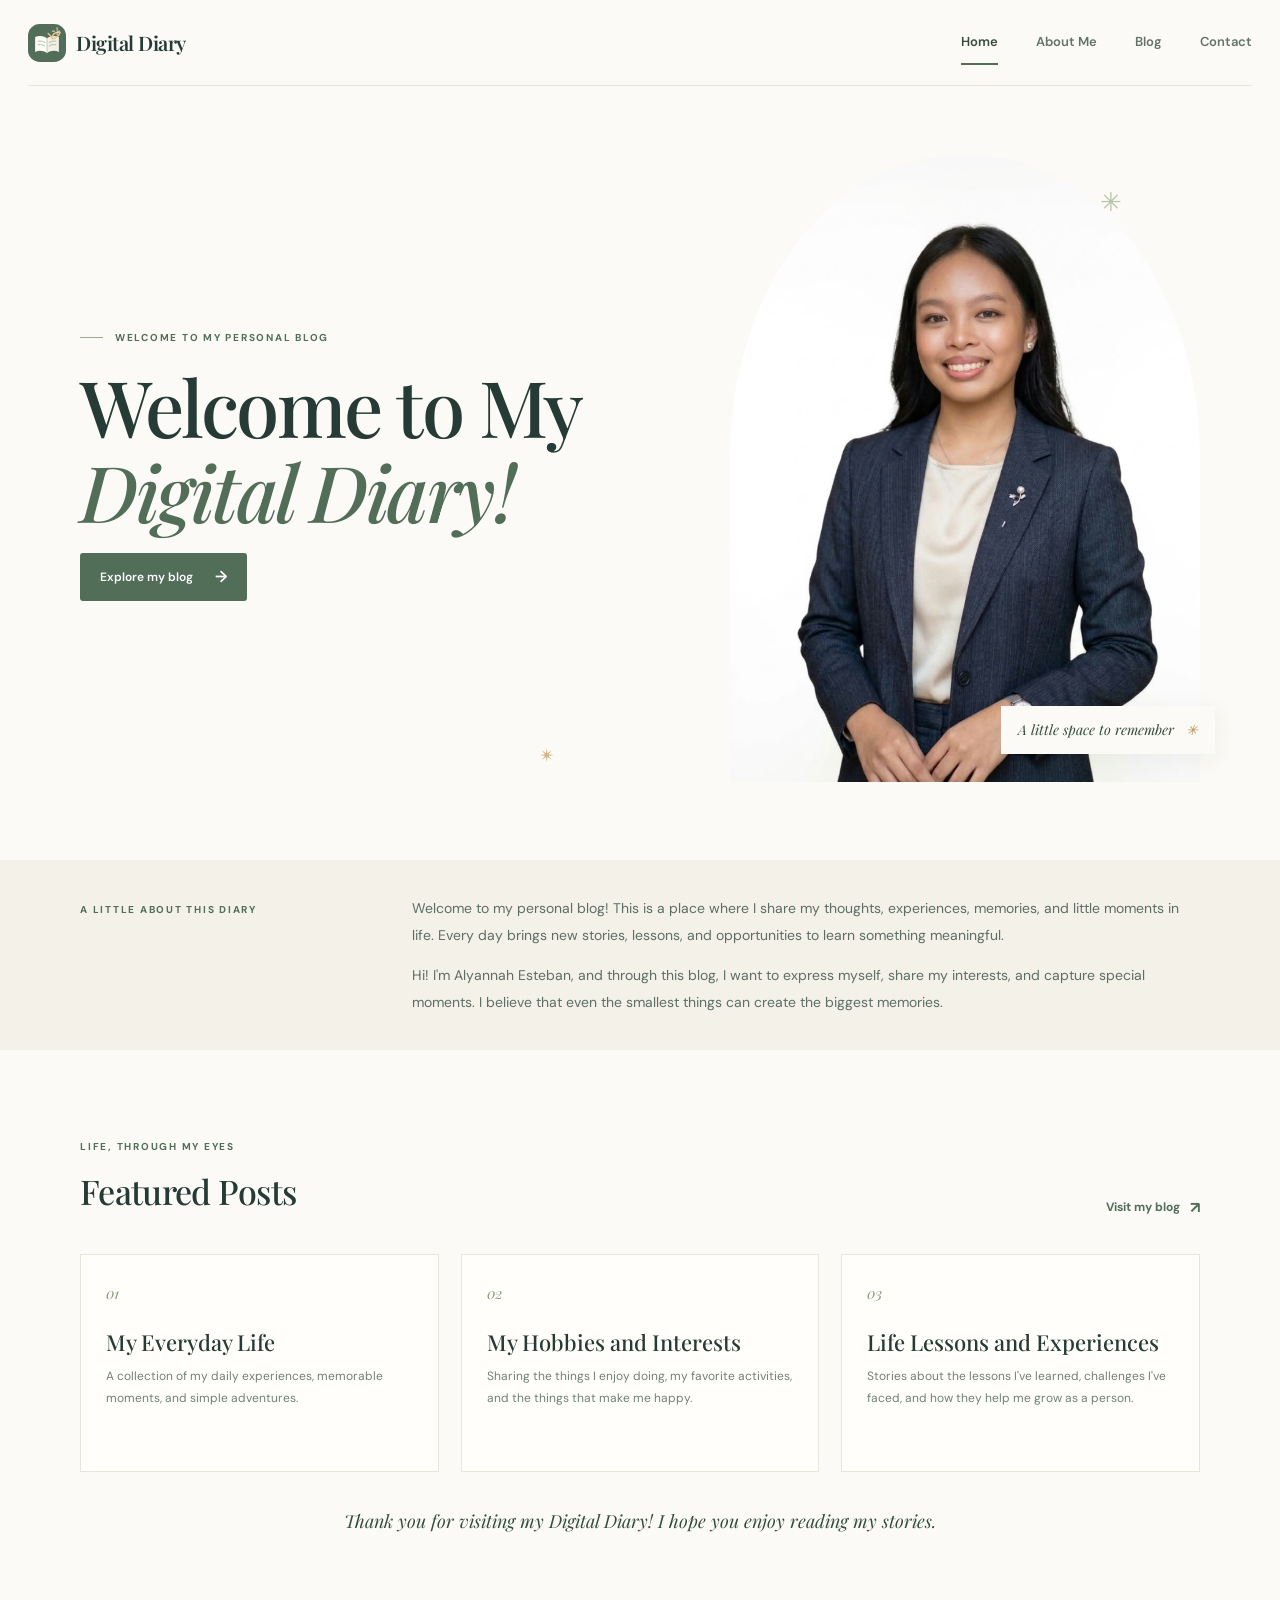
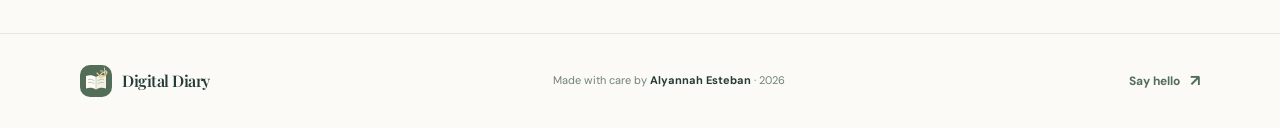
<file: index.html>
<!doctype html>
<html lang="en">
<head>
  <meta charset="utf-8">
  <meta name="viewport" content="width=device-width, initial-scale=1">
  <meta name="description" content="Welcome to Alyannah Esteban's Digital Diary, a place for everyday stories, interests, and life lessons.">
  <title>Digital Diary — Home</title>
  <link rel="preconnect" href="https://fonts.googleapis.com">
  <link rel="preconnect" href="https://fonts.gstatic.com" crossorigin>
  <link href="https://fonts.googleapis.com/css2?family=DM+Sans:wght@400;500;600;700&family=Playfair+Display:wght@500;600;700&display=swap" rel="stylesheet">
  <link rel="stylesheet" href="styles.css">
</head>
<body>
  <a class="skip-link" href="#main">Skip to content</a>
  <header class="site-header">
    <a class="brand" href="index.html" aria-label="Digital Diary home"><img class="brand-logo" src="images/digital-diary-logo.svg" alt=""> <span>Digital Diary</span></a>
    <nav class="site-nav" aria-label="Main navigation">
      <a class="active" href="index.html" aria-current="page">Home</a>
      <a href="about.html">About Me</a>
      <a href="blog.html">Blog</a>
      <a href="contact.html">Contact</a>
    </nav>
  </header>

  <main id="main">
    <section class="hero page-width">
      <div class="hero-copy">
        <p class="eyebrow"><span class="eyebrow-line"></span> WELCOME TO MY PERSONAL BLOG</p>
        <h1>Welcome to My<br><span>Digital Diary!</span></h1>
        <a class="button" href="blog.html">Explore my blog <span aria-hidden="true">→</span></a>
      </div>
      <div class="hero-art">
        <img src="images/home-photo.png" alt="Alyannah Esteban">
        <p class="art-caption">A little space to remember <span>✳</span></p>
      </div>
      <span class="hero-spark spark-one" aria-hidden="true">✳</span>
      <span class="hero-spark spark-two" aria-hidden="true">✴</span>
    </section>

    <section class="intro-band home-intro">
      <div class="page-width intro-inner">
        <p class="eyebrow">A LITTLE ABOUT THIS DIARY</p>
        <div class="home-intro-copy">
          <p>Welcome to my personal blog! This is a place where I share my thoughts, experiences, memories, and little moments in life. Every day brings new stories, lessons, and opportunities to learn something meaningful.</p>
          <p>Hi! I'm Alyannah Esteban, and through this blog, I want to express myself, share my interests, and capture special moments. I believe that even the smallest things can create the biggest memories.</p>
        </div>
      </div>
    </section>

    <section class="section page-width featured-section">
      <div class="section-heading">
        <div>
          <p class="eyebrow">LIFE, THROUGH MY EYES</p>
          <h2>Featured Posts</h2>
        </div>
        <a class="text-link" href="blog.html">Visit my blog <span aria-hidden="true">↗</span></a>
      </div>
      <div class="topic-grid">
        <article class="topic-card">
          <span class="topic-number" aria-hidden="true">01</span>
          <h3>My Everyday Life</h3>
          <p>A collection of my daily experiences, memorable moments, and simple adventures.</p>
        </article>
        <article class="topic-card">
          <span class="topic-number" aria-hidden="true">02</span>
          <h3>My Hobbies and Interests</h3>
          <p>Sharing the things I enjoy doing, my favorite activities, and the things that make me happy.</p>
        </article>
        <article class="topic-card">
          <span class="topic-number" aria-hidden="true">03</span>
          <h3>Life Lessons and Experiences</h3>
          <p>Stories about the lessons I've learned, challenges I've faced, and how they help me grow as a person.</p>
        </article>
      </div>
      <p class="home-thank-you">Thank you for visiting my Digital Diary! I hope you enjoy reading my stories.</p>
    </section>
  </main>

  <footer class="site-footer">
    <div class="page-width footer-inner">
      <a class="brand" href="index.html"><img class="brand-logo" src="images/digital-diary-logo.svg" alt=""> <span>Digital Diary</span></a>
      <p>Made with care by <strong>Alyannah Esteban</strong> · 2026</p>
      <a class="text-link" href="contact.html">Say hello <span aria-hidden="true">↗</span></a>
    </div>
  </footer>
</body>
</html>
</file>
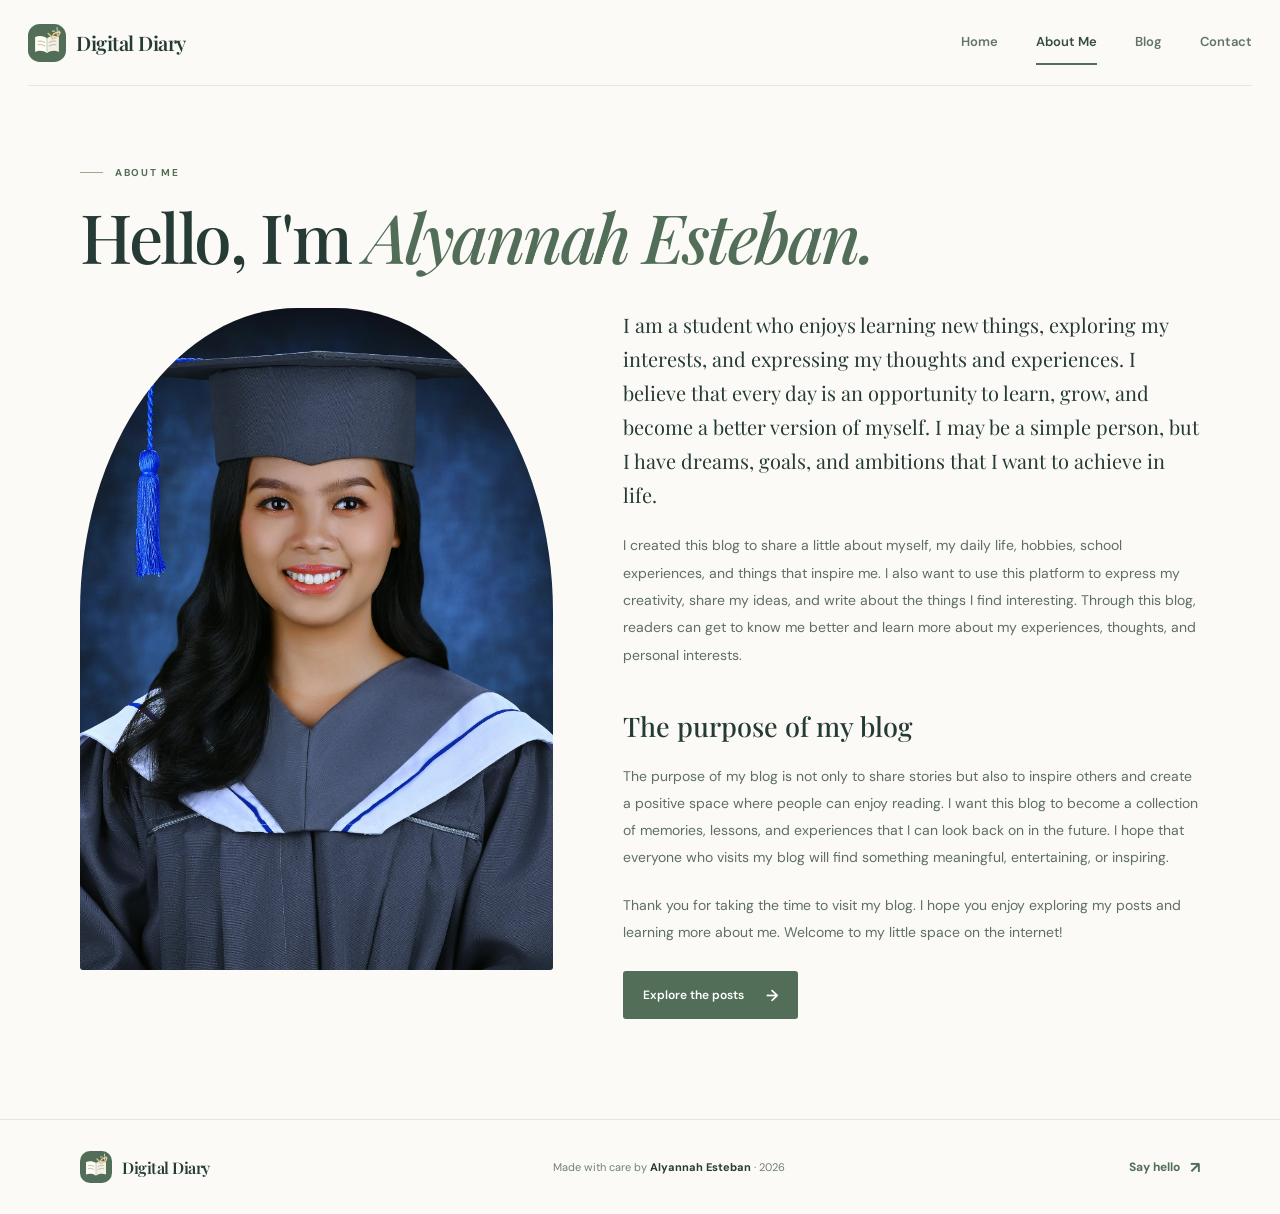
<file: about.html>
<!doctype html>
<html lang="en">
<head>
  <meta charset="utf-8">
  <meta name="viewport" content="width=device-width, initial-scale=1">
  <meta name="description" content="Meet Alyannah Esteban and learn why she created Digital Diary.">
  <title>Digital Diary — About Me</title>
  <link rel="preconnect" href="https://fonts.googleapis.com">
  <link rel="preconnect" href="https://fonts.gstatic.com" crossorigin>
  <link href="https://fonts.googleapis.com/css2?family=DM+Sans:wght@400;500;600;700&family=Playfair+Display:wght@500;600;700&display=swap" rel="stylesheet">
  <link rel="stylesheet" href="styles.css">
</head>
<body>
  <a class="skip-link" href="#main">Skip to content</a>
  <header class="site-header">
    <a class="brand" href="index.html" aria-label="Digital Diary home"><img class="brand-logo" src="images/digital-diary-logo.svg" alt=""> <span>Digital Diary</span></a>
    <nav class="site-nav" aria-label="Main navigation">
      <a href="index.html">Home</a>
      <a class="active" href="about.html" aria-current="page">About Me</a>
      <a href="blog.html">Blog</a>
      <a href="contact.html">Contact</a>
    </nav>
  </header>
  <main id="main" class="page-width interior-page">
    <p class="eyebrow"><span class="eyebrow-line"></span> ABOUT ME</p>
    <h1 class="page-title">Hello, I'm <span>Alyannah Esteban.</span></h1>
    <div class="about-layout">
      <div class="about-illustration"><img src="images/alyannah.png" alt="Photo of Alyannah Esteban"></div>
      <div class="prose">
        <p class="lead">I am a student who enjoys learning new things, exploring my interests, and expressing my thoughts and experiences. I believe that every day is an opportunity to learn, grow, and become a better version of myself. I may be a simple person, but I have dreams, goals, and ambitions that I want to achieve in life.</p>
        <p>I created this blog to share a little about myself, my daily life, hobbies, school experiences, and things that inspire me. I also want to use this platform to express my creativity, share my ideas, and write about the things I find interesting. Through this blog, readers can get to know me better and learn more about my experiences, thoughts, and personal interests.</p>
        <h2>The purpose of my blog</h2>
        <p>The purpose of my blog is not only to share stories but also to inspire others and create a positive space where people can enjoy reading. I want this blog to become a collection of memories, lessons, and experiences that I can look back on in the future. I hope that everyone who visits my blog will find something meaningful, entertaining, or inspiring.</p>
        <p>Thank you for taking the time to visit my blog. I hope you enjoy exploring my posts and learning more about me. Welcome to my little space on the internet!</p>
        <a class="button" href="blog.html">Explore the posts <span aria-hidden="true">→</span></a>
      </div>
    </div>
  </main>
  <footer class="site-footer">
    <div class="page-width footer-inner">
      <a class="brand" href="index.html"><img class="brand-logo" src="images/digital-diary-logo.svg" alt=""> <span>Digital Diary</span></a>
      <p>Made with care by <strong>Alyannah Esteban</strong> · 2026</p>
      <a class="text-link" href="contact.html">Say hello <span aria-hidden="true">↗</span></a>
    </div>
  </footer>
</body>
</html>
</file>
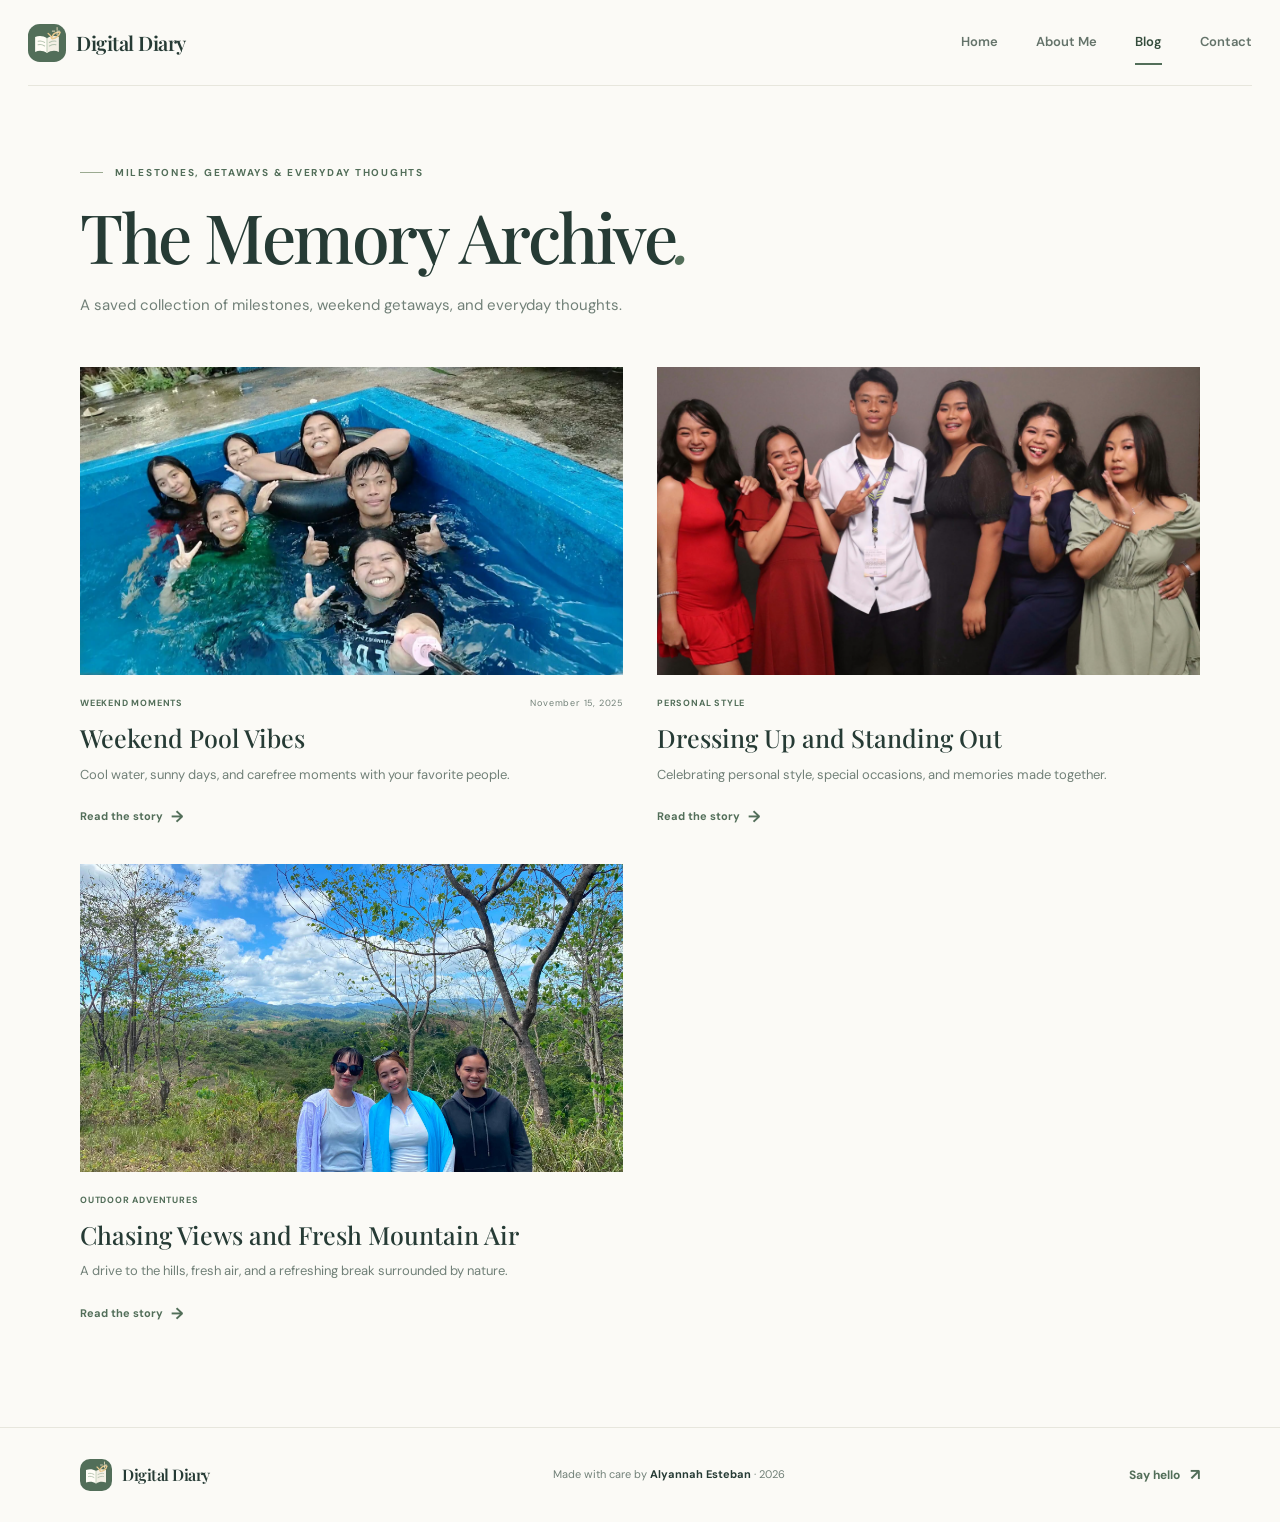
<file: blog.html>
<!doctype html>
<html lang="en">
<head>
  <meta charset="utf-8">
  <meta name="viewport" content="width=device-width, initial-scale=1">
  <meta name="description" content="Stories and reflections from Digital Diary.">
  <title>Digital Diary — Blog</title>
  <link rel="preconnect" href="https://fonts.googleapis.com">
  <link rel="preconnect" href="https://fonts.gstatic.com" crossorigin>
  <link href="https://fonts.googleapis.com/css2?family=DM+Sans:wght@400;500;600;700&family=Playfair+Display:wght@500;600;700&display=swap" rel="stylesheet">
  <link rel="stylesheet" href="styles.css">
</head>
<body>
  <a class="skip-link" href="#main">Skip to content</a>
  <header class="site-header">
    <a class="brand" href="index.html" aria-label="Digital Diary home"><img class="brand-logo" src="images/digital-diary-logo.svg" alt=""> <span>Digital Diary</span></a>
    <nav class="site-nav" aria-label="Main navigation">
      <a href="index.html">Home</a>
      <a href="about.html">About Me</a>
      <a class="active" href="blog.html" aria-current="page">Blog</a>
      <a href="contact.html">Contact</a>
    </nav>
  </header>
  <main id="main" class="page-width interior-page">
    <p class="eyebrow"><span class="eyebrow-line"></span> MILESTONES, GETAWAYS & EVERYDAY THOUGHTS</p>
    <h1 class="page-title">The Memory Archive<span class="title-period">.</span></h1>
    <p class="page-intro">A saved collection of milestones, weekend getaways, and everyday thoughts.</p>
    <div class="post-grid blog-grid">
      <article class="post-card">
        <a class="post-image" href="post-weekend-pool.html" aria-label="Read Weekend Pool Vibes">
          <img src="images/weekend-pool.png" alt="Friends enjoying a sunny day at the swimming pool">
        </a>
        <div class="post-meta"><span>WEEKEND MOMENTS</span><time datetime="2025-11-15">November 15, 2025</time></div>
        <h2><a href="post-weekend-pool.html">Weekend Pool Vibes</a></h2>
        <p>Cool water, sunny days, and carefree moments with your favorite people.</p>
        <a class="read-link" href="post-weekend-pool.html">Read the story <span aria-hidden="true">→</span></a>
      </article>
      <article class="post-card">
        <a class="post-image" href="post-dressing-up.html" aria-label="Read Dressing Up and Standing Out">
          <img src="images/dressing-up.png" alt="Friends dressed up for a special occasion">
        </a>
        <div class="post-meta"><span>PERSONAL STYLE</span></div>
        <h2><a href="post-dressing-up.html">Dressing Up and Standing Out</a></h2>
        <p>Celebrating personal style, special occasions, and memories made together.</p>
        <a class="read-link" href="post-dressing-up.html">Read the story <span aria-hidden="true">→</span></a>
      </article>
      <article class="post-card">
        <a class="post-image" href="post-mountain-views.html" aria-label="Read Chasing Views and Fresh Mountain Air">
          <img src="images/mountain-views.png" alt="A scenic mountain view surrounded by trees beneath a bright sky">
        </a>
        <div class="post-meta"><span>OUTDOOR ADVENTURES</span></div>
        <h2><a href="post-mountain-views.html">Chasing Views and Fresh Mountain Air</a></h2>
        <p>A drive to the hills, fresh air, and a refreshing break surrounded by nature.</p>
        <a class="read-link" href="post-mountain-views.html">Read the story <span aria-hidden="true">→</span></a>
      </article>
    </div>
  </main>
  <footer class="site-footer">
    <div class="page-width footer-inner">
      <a class="brand" href="index.html"><img class="brand-logo" src="images/digital-diary-logo.svg" alt=""> <span>Digital Diary</span></a>
      <p>Made with care by <strong>Alyannah Esteban</strong> · 2026</p>
      <a class="text-link" href="contact.html">Say hello <span aria-hidden="true">↗</span></a>
    </div>
  </footer>
</body>
</html>
</file>
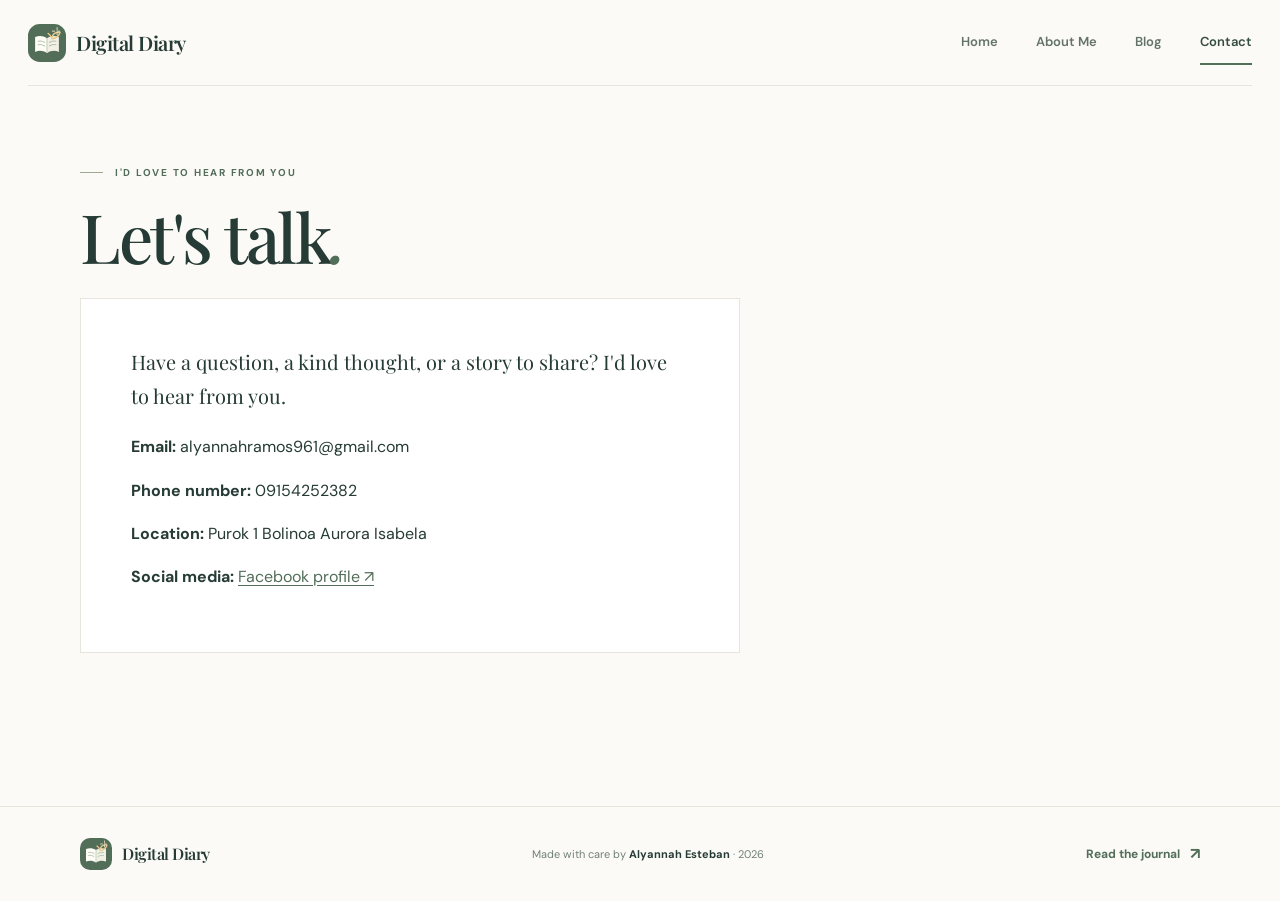
<file: contact.html>
<!doctype html>
<html lang="en">
<head>
  <meta charset="utf-8">
  <meta name="viewport" content="width=device-width, initial-scale=1">
  <meta name="description" content="Get in touch with the author of Digital Diary.">
  <title>Digital Diary — Contact</title>
  <link rel="preconnect" href="https://fonts.googleapis.com">
  <link rel="preconnect" href="https://fonts.gstatic.com" crossorigin>
  <link href="https://fonts.googleapis.com/css2?family=DM+Sans:wght@400;500;600;700&family=Playfair+Display:wght@500;600;700&display=swap" rel="stylesheet">
  <link rel="stylesheet" href="styles.css">
</head>
<body>
  <a class="skip-link" href="#main">Skip to content</a>
  <header class="site-header">
    <a class="brand" href="index.html" aria-label="Digital Diary home"><img class="brand-logo" src="images/digital-diary-logo.svg" alt=""> <span>Digital Diary</span></a>
    <nav class="site-nav" aria-label="Main navigation">
      <a href="index.html">Home</a>
      <a href="about.html">About Me</a>
      <a href="blog.html">Blog</a>
      <a class="active" href="contact.html" aria-current="page">Contact</a>
    </nav>
  </header>
  <main id="main" class="page-width interior-page contact-page">
    <p class="eyebrow"><span class="eyebrow-line"></span> I'D LOVE TO HEAR FROM YOU</p>
    <h1 class="page-title">Let's talk<span class="title-period">.</span></h1>
    <div class="contact-card">
      <p class="lead">Have a question, a kind thought, or a story to share? I'd love to hear from you.</p>
      <div class="contact-details">
        <p><strong>Email:</strong> <a href="mailto:alyannahramos961@gmail.com">alyannahramos961@gmail.com</a></p>
        <p><strong>Phone number:</strong> <a href="tel:+639154252382">09154252382</a></p>
        <p><strong>Location:</strong> Purok 1 Bolinoa Aurora Isabela</p>
        <p class="contact-note"><strong>Social media:</strong> <a href="https://www.facebook.com/share/1DGu2PfRyr/" target="_blank" rel="noopener noreferrer">Facebook profile <span aria-hidden="true">↗</span></a></p>
      </div>
    </div>
  </main>
  <footer class="site-footer">
    <div class="page-width footer-inner">
      <a class="brand" href="index.html"><img class="brand-logo" src="images/digital-diary-logo.svg" alt=""> <span>Digital Diary</span></a>
      <p>Made with care by <strong>Alyannah Esteban</strong> · 2026</p>
      <a class="text-link" href="blog.html">Read the journal <span aria-hidden="true">↗</span></a>
    </div>
  </footer>
</body>
</html>
</file>
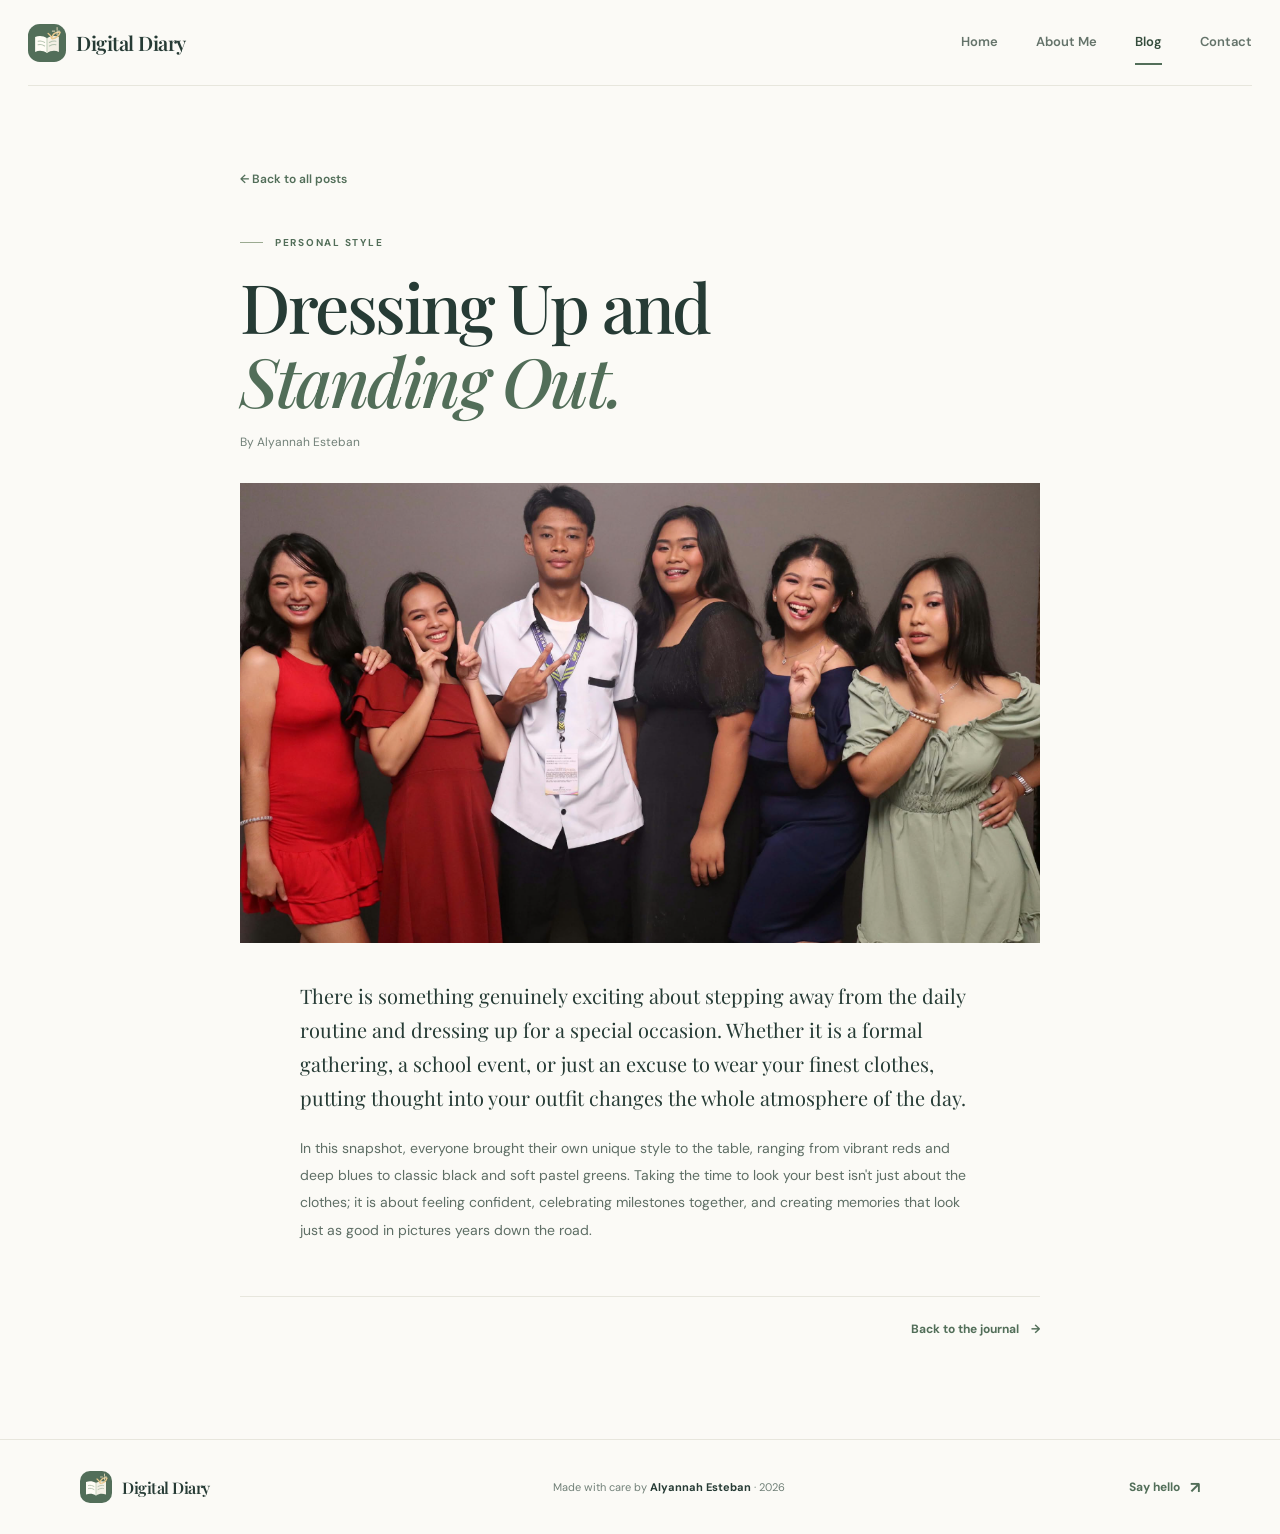
<file: post-dressing-up.html>
<!doctype html>
<html lang="en">
<head>
  <meta charset="utf-8">
  <meta name="viewport" content="width=device-width, initial-scale=1">
  <meta name="description" content="A celebration of personal style, special occasions, confidence, and memories made together.">
  <title>Dressing Up and Standing Out — Digital Diary</title>
  <link rel="preconnect" href="https://fonts.googleapis.com">
  <link rel="preconnect" href="https://fonts.gstatic.com" crossorigin>
  <link href="https://fonts.googleapis.com/css2?family=DM+Sans:wght@400;500;600;700&family=Playfair+Display:wght@500;600;700&display=swap" rel="stylesheet">
  <link rel="stylesheet" href="styles.css">
</head>
<body>
  <a class="skip-link" href="#main">Skip to content</a>
  <header class="site-header">
    <a class="brand" href="index.html" aria-label="Digital Diary home"><img class="brand-logo" src="images/digital-diary-logo.svg" alt=""> <span>Digital Diary</span></a>
    <nav class="site-nav" aria-label="Main navigation">
      <a href="index.html">Home</a>
      <a href="about.html">About Me</a>
      <a class="active" href="blog.html" aria-current="page">Blog</a>
      <a href="contact.html">Contact</a>
    </nav>
  </header>
  <main id="main" class="page-width interior-page article-page">
    <a class="back-link" href="blog.html">← Back to all posts</a>
    <article>
      <p class="eyebrow"><span class="eyebrow-line"></span> PERSONAL STYLE</p>
      <h1 class="article-title">Dressing Up and<br><span>Standing Out.</span></h1>
      <p class="article-byline">By Alyannah Esteban</p>
      <img class="article-image" src="images/dressing-up.png" alt="Friends dressed up for a special occasion">
      <div class="prose article-copy">
        <p class="lead">There is something genuinely exciting about stepping away from the daily routine and dressing up for a special occasion. Whether it is a formal gathering, a school event, or just an excuse to wear your finest clothes, putting thought into your outfit changes the whole atmosphere of the day.</p>
        <p>In this snapshot, everyone brought their own unique style to the table, ranging from vibrant reds and deep blues to classic black and soft pastel greens. Taking the time to look your best isn't just about the clothes; it is about feeling confident, celebrating milestones together, and creating memories that look just as good in pictures years down the road.</p>
      </div>
    </article>
    <a class="next-post" href="blog.html">Back to the journal <span aria-hidden="true">→</span></a>
  </main>
  <footer class="site-footer">
    <div class="page-width footer-inner">
      <a class="brand" href="index.html"><img class="brand-logo" src="images/digital-diary-logo.svg" alt=""> <span>Digital Diary</span></a>
      <p>Made with care by <strong>Alyannah Esteban</strong> · 2026</p>
      <a class="text-link" href="contact.html">Say hello <span aria-hidden="true">↗</span></a>
    </div>
  </footer>
</body>
</html>
</file>
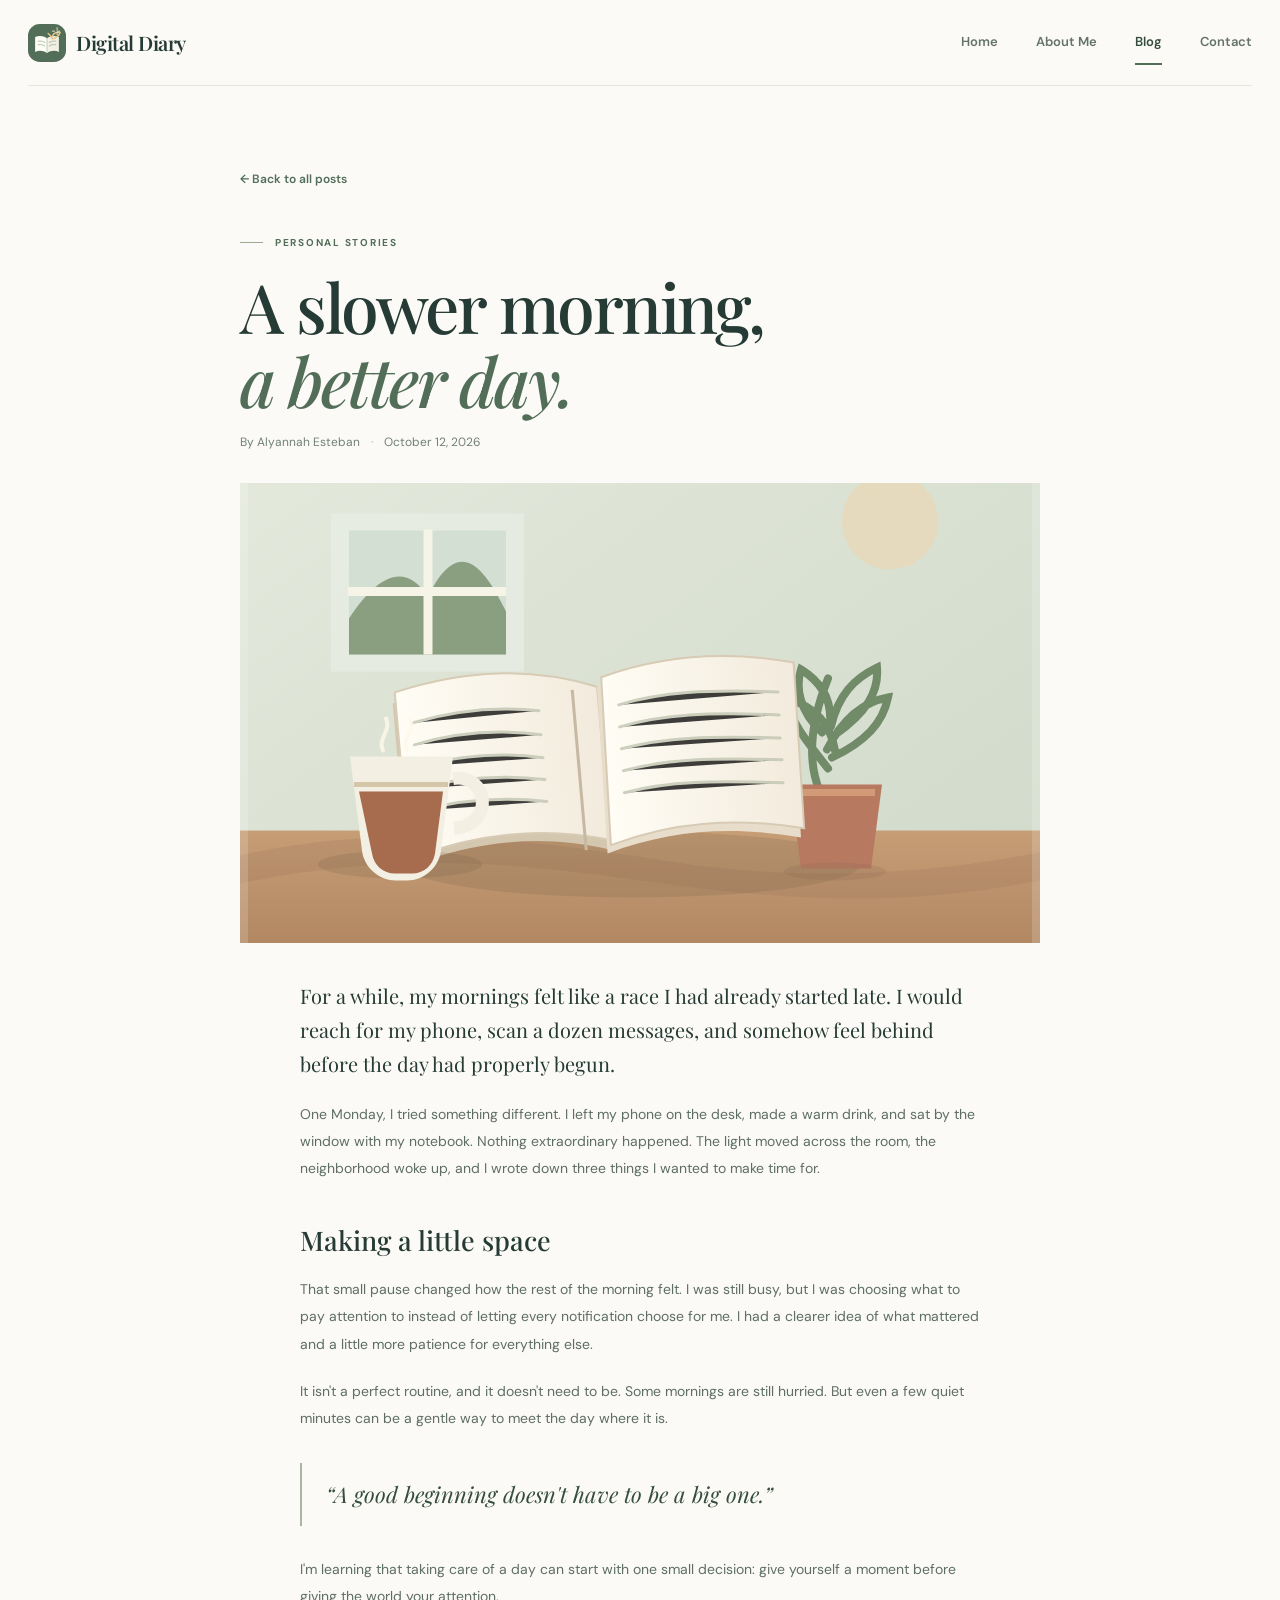
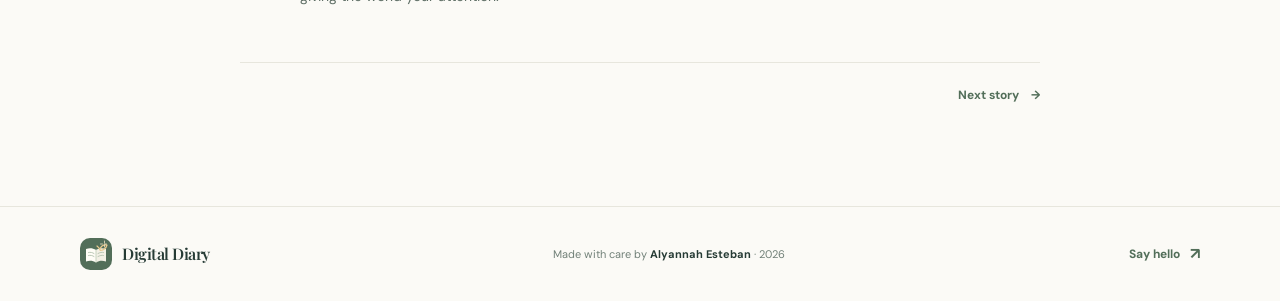
<file: post-first.html>
<!doctype html>
<html lang="en">
<head>
  <meta charset="utf-8">
  <meta name="viewport" content="width=device-width, initial-scale=1">
  <meta name="description" content="A reflection on slowing down and making space for a calmer morning.">
  <title>A slower morning, a better day — Digital Diary</title>
  <link rel="preconnect" href="https://fonts.googleapis.com">
  <link rel="preconnect" href="https://fonts.gstatic.com" crossorigin>
  <link href="https://fonts.googleapis.com/css2?family=DM+Sans:wght@400;500;600;700&family=Playfair+Display:wght@500;600;700&display=swap" rel="stylesheet">
  <link rel="stylesheet" href="styles.css">
</head>
<body>
  <a class="skip-link" href="#main">Skip to content</a>
  <header class="site-header">
    <a class="brand" href="index.html" aria-label="Digital Diary home"><img class="brand-logo" src="images/digital-diary-logo.svg" alt=""> <span>Digital Diary</span></a>
    <nav class="site-nav" aria-label="Main navigation">
      <a href="index.html">Home</a>
      <a href="about.html">About Me</a>
      <a class="active" href="blog.html" aria-current="page">Blog</a>
      <a href="contact.html">Contact</a>
    </nav>
  </header>
  <main id="main" class="page-width interior-page article-page">
    <a class="back-link" href="blog.html">← Back to all posts</a>
    <article>
      <p class="eyebrow"><span class="eyebrow-line"></span> PERSONAL STORIES</p>
      <h1 class="article-title">A slower morning,<br><span>a better day.</span></h1>
      <p class="article-byline">By Alyannah Esteban <span>·</span> <time datetime="2026-10-12">October 12, 2026</time></p>
      <img class="article-image" src="images/desk.svg" alt="A journal and a warm cup on a desk">
      <div class="prose article-copy">
        <p class="lead">For a while, my mornings felt like a race I had already started late. I would reach for my phone, scan a dozen messages, and somehow feel behind before the day had properly begun.</p>
        <p>One Monday, I tried something different. I left my phone on the desk, made a warm drink, and sat by the window with my notebook. Nothing extraordinary happened. The light moved across the room, the neighborhood woke up, and I wrote down three things I wanted to make time for.</p>
        <h2>Making a little space</h2>
        <p>That small pause changed how the rest of the morning felt. I was still busy, but I was choosing what to pay attention to instead of letting every notification choose for me. I had a clearer idea of what mattered and a little more patience for everything else.</p>
        <p>It isn't a perfect routine, and it doesn't need to be. Some mornings are still hurried. But even a few quiet minutes can be a gentle way to meet the day where it is.</p>
        <blockquote>“A good beginning doesn't have to be a big one.”</blockquote>
        <p>I'm learning that taking care of a day can start with one small decision: give yourself a moment before giving the world your attention.</p>
      </div>
    </article>
    <a class="next-post" href="post-second.html">Next story <span aria-hidden="true">→</span></a>
  </main>
  <footer class="site-footer">
    <div class="page-width footer-inner">
      <a class="brand" href="index.html"><img class="brand-logo" src="images/digital-diary-logo.svg" alt=""> <span>Digital Diary</span></a>
      <p>Made with care by <strong>Alyannah Esteban</strong> · 2026</p>
      <a class="text-link" href="contact.html">Say hello <span aria-hidden="true">↗</span></a>
    </div>
  </footer>
</body>
</html>
</file>
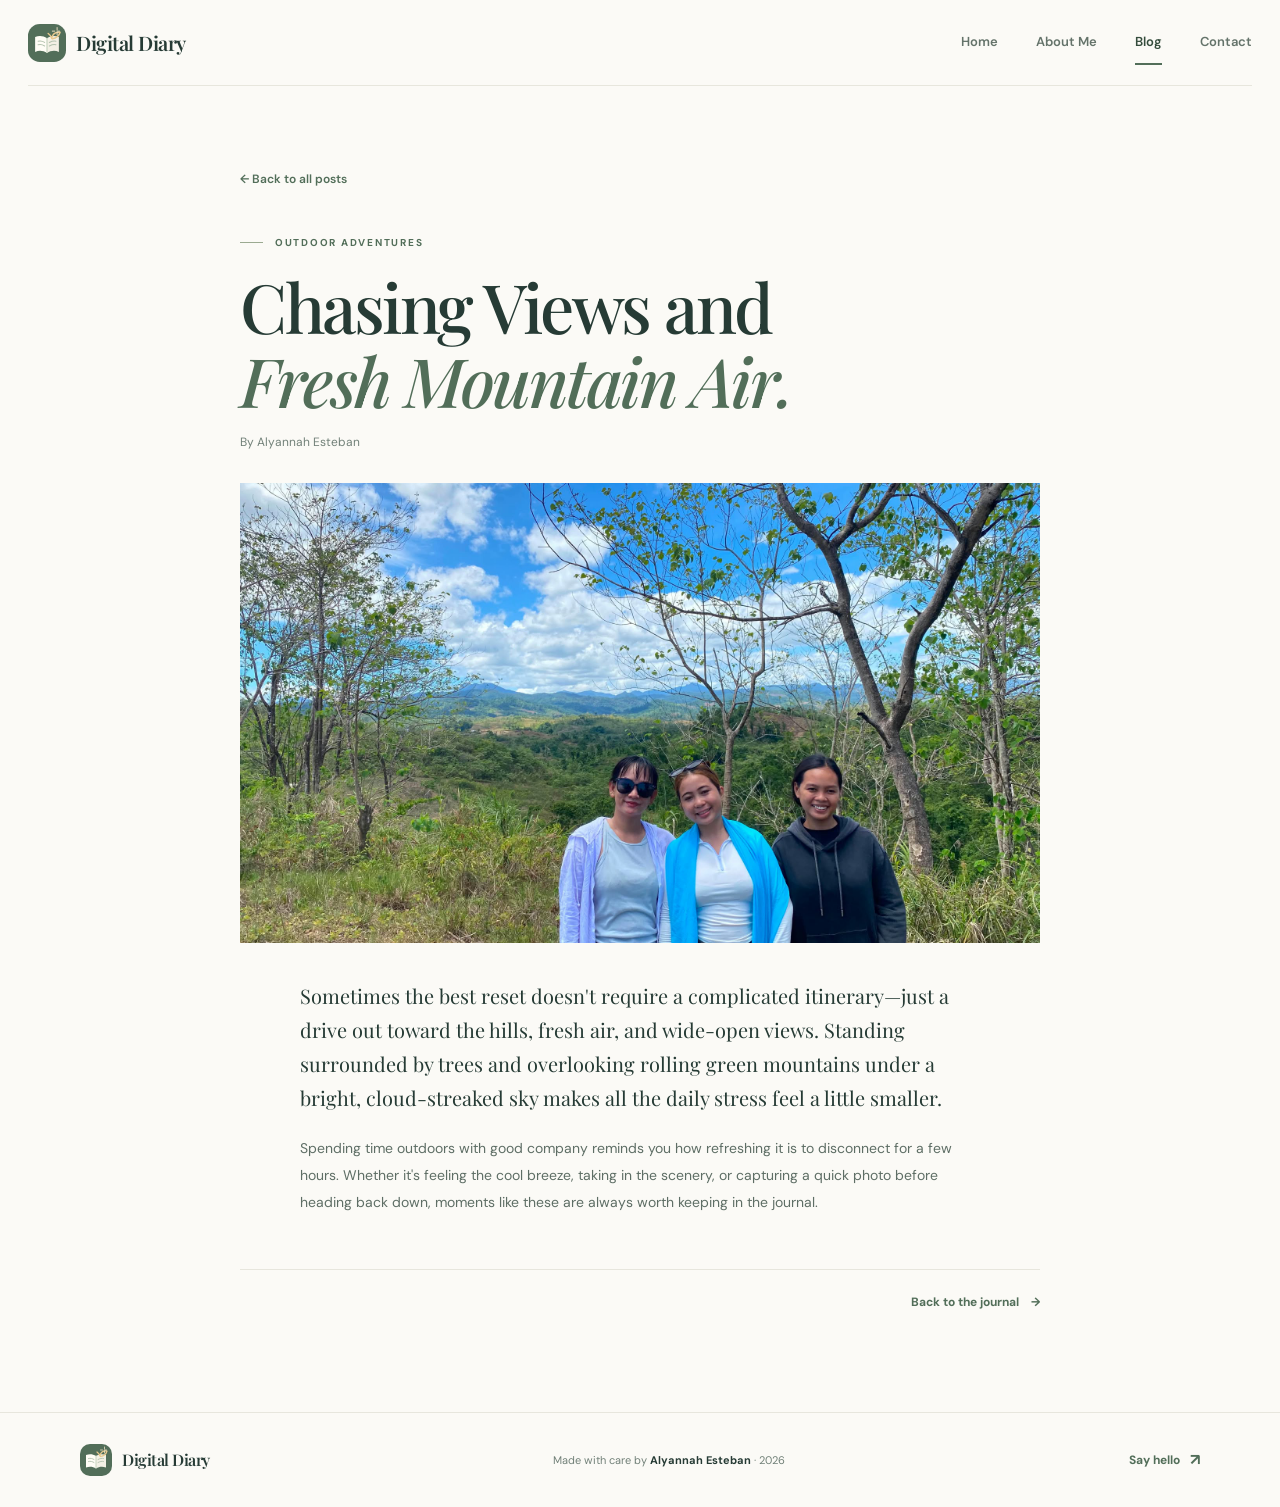
<file: post-mountain-views.html>
<!doctype html>
<html lang="en">
<head>
  <meta charset="utf-8">
  <meta name="viewport" content="width=device-width, initial-scale=1">
  <meta name="description" content="A refreshing drive to the hills, mountain views, and time outdoors with good company.">
  <title>Chasing Views and Fresh Mountain Air — Digital Diary</title>
  <link rel="preconnect" href="https://fonts.googleapis.com">
  <link rel="preconnect" href="https://fonts.gstatic.com" crossorigin>
  <link href="https://fonts.googleapis.com/css2?family=DM+Sans:wght@400;500;600;700&family=Playfair+Display:wght@500;600;700&display=swap" rel="stylesheet">
  <link rel="stylesheet" href="styles.css">
</head>
<body>
  <a class="skip-link" href="#main">Skip to content</a>
  <header class="site-header">
    <a class="brand" href="index.html" aria-label="Digital Diary home"><img class="brand-logo" src="images/digital-diary-logo.svg" alt=""> <span>Digital Diary</span></a>
    <nav class="site-nav" aria-label="Main navigation">
      <a href="index.html">Home</a>
      <a href="about.html">About Me</a>
      <a class="active" href="blog.html" aria-current="page">Blog</a>
      <a href="contact.html">Contact</a>
    </nav>
  </header>
  <main id="main" class="page-width interior-page article-page">
    <a class="back-link" href="blog.html">← Back to all posts</a>
    <article>
      <p class="eyebrow"><span class="eyebrow-line"></span> OUTDOOR ADVENTURES</p>
      <h1 class="article-title">Chasing Views and<br><span>Fresh Mountain Air.</span></h1>
      <p class="article-byline">By Alyannah Esteban</p>
      <img class="article-image" src="images/mountain-views.png" alt="A scenic mountain view surrounded by trees beneath a bright sky">
      <div class="prose article-copy">
        <p class="lead">Sometimes the best reset doesn't require a complicated itinerary—just a drive out toward the hills, fresh air, and wide-open views. Standing surrounded by trees and overlooking rolling green mountains under a bright, cloud-streaked sky makes all the daily stress feel a little smaller.</p>
        <p>Spending time outdoors with good company reminds you how refreshing it is to disconnect for a few hours. Whether it's feeling the cool breeze, taking in the scenery, or capturing a quick photo before heading back down, moments like these are always worth keeping in the journal.</p>
      </div>
    </article>
    <a class="next-post" href="blog.html">Back to the journal <span aria-hidden="true">→</span></a>
  </main>
  <footer class="site-footer">
    <div class="page-width footer-inner">
      <a class="brand" href="index.html"><img class="brand-logo" src="images/digital-diary-logo.svg" alt=""> <span>Digital Diary</span></a>
      <p>Made with care by <strong>Alyannah Esteban</strong> · 2026</p>
      <a class="text-link" href="contact.html">Say hello <span aria-hidden="true">↗</span></a>
    </div>
  </footer>
</body>
</html>
</file>
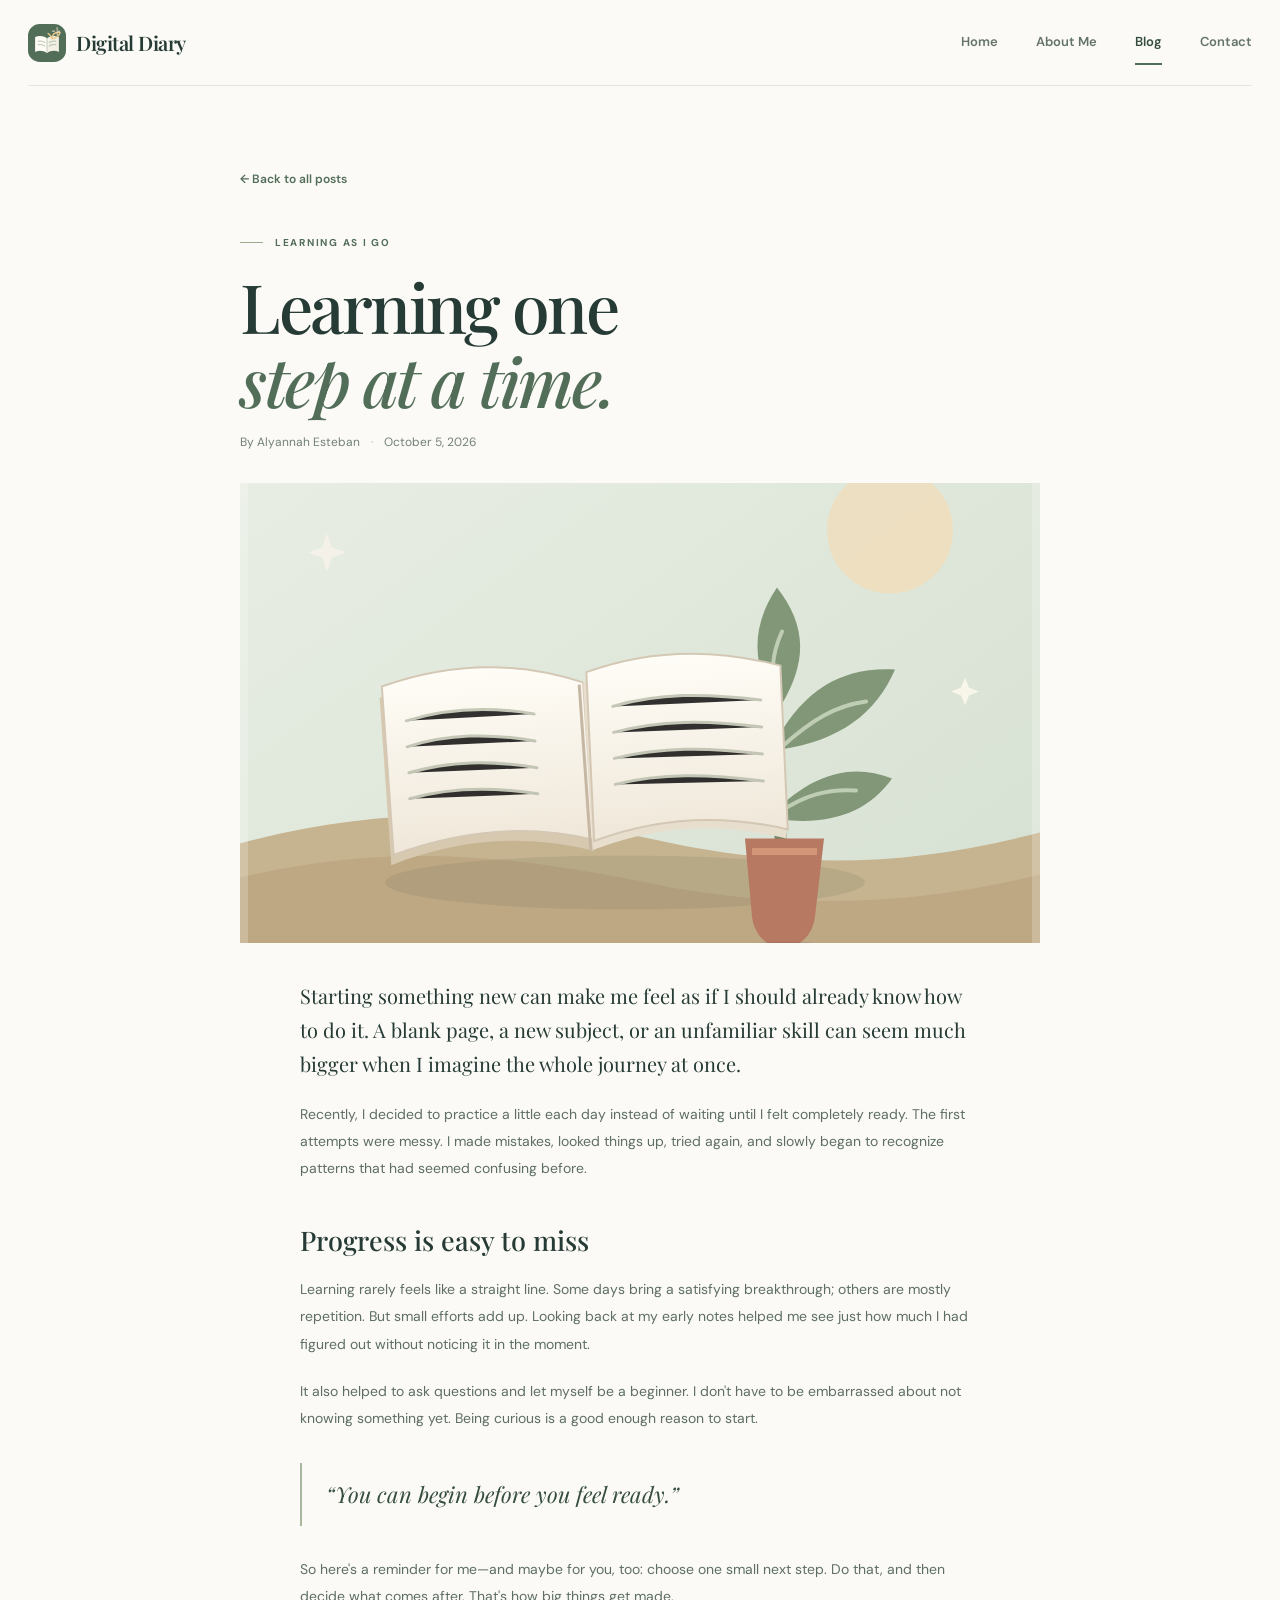
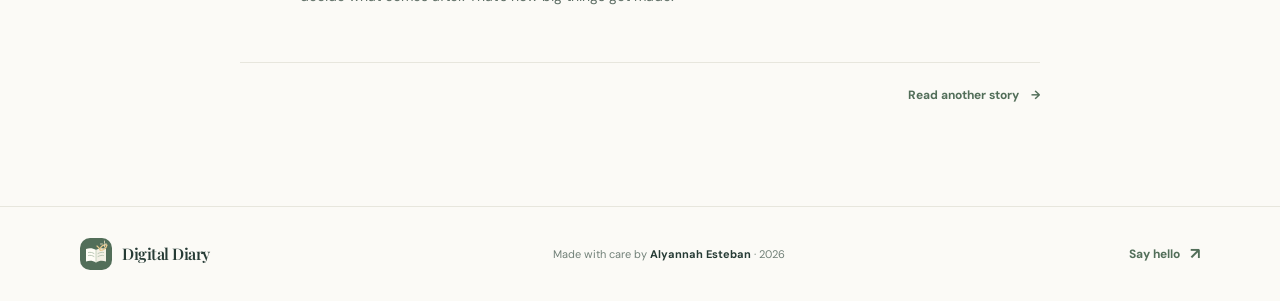
<file: post-second.html>
<!doctype html>
<html lang="en">
<head>
  <meta charset="utf-8">
  <meta name="viewport" content="width=device-width, initial-scale=1">
  <meta name="description" content="A reminder that learning something new begins with one small step.">
  <title>Learning one step at a time — Digital Diary</title>
  <link rel="preconnect" href="https://fonts.googleapis.com">
  <link rel="preconnect" href="https://fonts.gstatic.com" crossorigin>
  <link href="https://fonts.googleapis.com/css2?family=DM+Sans:wght@400;500;600;700&family=Playfair+Display:wght@500;600;700&display=swap" rel="stylesheet">
  <link rel="stylesheet" href="styles.css">
</head>
<body>
  <a class="skip-link" href="#main">Skip to content</a>
  <header class="site-header">
    <a class="brand" href="index.html" aria-label="Digital Diary home"><img class="brand-logo" src="images/digital-diary-logo.svg" alt=""> <span>Digital Diary</span></a>
    <nav class="site-nav" aria-label="Main navigation">
      <a href="index.html">Home</a>
      <a href="about.html">About Me</a>
      <a class="active" href="blog.html" aria-current="page">Blog</a>
      <a href="contact.html">Contact</a>
    </nav>
  </header>
  <main id="main" class="page-width interior-page article-page">
    <a class="back-link" href="blog.html">← Back to all posts</a>
    <article>
      <p class="eyebrow"><span class="eyebrow-line"></span> LEARNING AS I GO</p>
      <h1 class="article-title">Learning one<br><span>step at a time.</span></h1>
      <p class="article-byline">By Alyannah Esteban <span>·</span> <time datetime="2026-10-05">October 5, 2026</time></p>
      <img class="article-image" src="images/growth.svg" alt="A small plant growing beside an open notebook">
      <div class="prose article-copy">
        <p class="lead">Starting something new can make me feel as if I should already know how to do it. A blank page, a new subject, or an unfamiliar skill can seem much bigger when I imagine the whole journey at once.</p>
        <p>Recently, I decided to practice a little each day instead of waiting until I felt completely ready. The first attempts were messy. I made mistakes, looked things up, tried again, and slowly began to recognize patterns that had seemed confusing before.</p>
        <h2>Progress is easy to miss</h2>
        <p>Learning rarely feels like a straight line. Some days bring a satisfying breakthrough; others are mostly repetition. But small efforts add up. Looking back at my early notes helped me see just how much I had figured out without noticing it in the moment.</p>
        <p>It also helped to ask questions and let myself be a beginner. I don't have to be embarrassed about not knowing something yet. Being curious is a good enough reason to start.</p>
        <blockquote>“You can begin before you feel ready.”</blockquote>
        <p>So here's a reminder for me—and maybe for you, too: choose one small next step. Do that, and then decide what comes after. That's how big things get made.</p>
      </div>
    </article>
    <a class="next-post" href="post-first.html">Read another story <span aria-hidden="true">→</span></a>
  </main>
  <footer class="site-footer">
    <div class="page-width footer-inner">
      <a class="brand" href="index.html"><img class="brand-logo" src="images/digital-diary-logo.svg" alt=""> <span>Digital Diary</span></a>
      <p>Made with care by <strong>Alyannah Esteban</strong> · 2026</p>
      <a class="text-link" href="contact.html">Say hello <span aria-hidden="true">↗</span></a>
    </div>
  </footer>
</body>
</html>
</file>
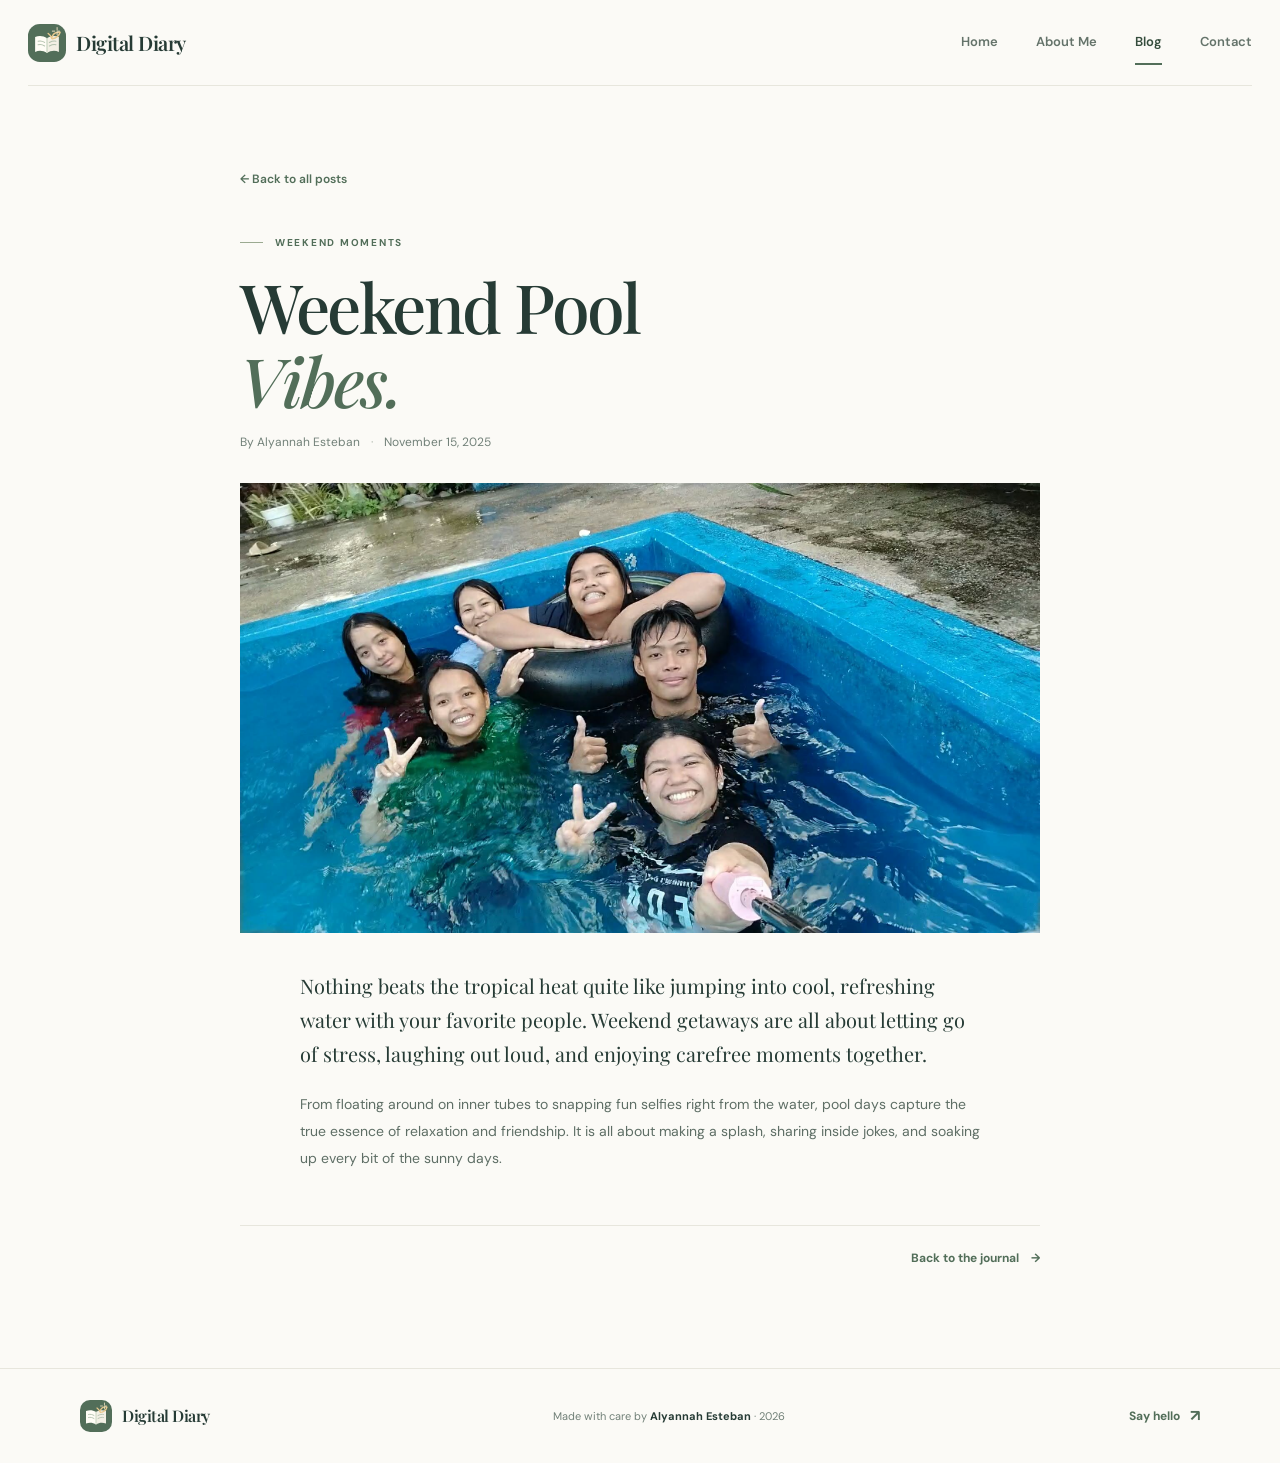
<file: post-weekend-pool.html>
<!doctype html>
<html lang="en">
<head>
  <meta charset="utf-8">
  <meta name="viewport" content="width=device-width, initial-scale=1">
  <meta name="description" content="Weekend Pool Vibes: cool water, sunshine, and carefree moments with your favorite people.">
  <title>Weekend Pool Vibes — Digital Diary</title>
  <link rel="preconnect" href="https://fonts.googleapis.com">
  <link rel="preconnect" href="https://fonts.gstatic.com" crossorigin>
  <link href="https://fonts.googleapis.com/css2?family=DM+Sans:wght@400;500;600;700&family=Playfair+Display:wght@500;600;700&display=swap" rel="stylesheet">
  <link rel="stylesheet" href="styles.css">
</head>
<body>
  <a class="skip-link" href="#main">Skip to content</a>
  <header class="site-header">
    <a class="brand" href="index.html" aria-label="Digital Diary home"><img class="brand-logo" src="images/digital-diary-logo.svg" alt=""> <span>Digital Diary</span></a>
    <nav class="site-nav" aria-label="Main navigation">
      <a href="index.html">Home</a>
      <a href="about.html">About Me</a>
      <a class="active" href="blog.html" aria-current="page">Blog</a>
      <a href="contact.html">Contact</a>
    </nav>
  </header>
  <main id="main" class="page-width interior-page article-page">
    <a class="back-link" href="blog.html">← Back to all posts</a>
    <article>
      <p class="eyebrow"><span class="eyebrow-line"></span> WEEKEND MOMENTS</p>
      <h1 class="article-title">Weekend Pool<br><span>Vibes.</span></h1>
      <p class="article-byline">By Alyannah Esteban <span>·</span> <time datetime="2025-11-15">November 15, 2025</time></p>
      <img class="article-image" src="images/weekend-pool.png" alt="Friends enjoying a sunny day at the swimming pool">
      <div class="prose article-copy">
        <p class="lead">Nothing beats the tropical heat quite like jumping into cool, refreshing water with your favorite people. Weekend getaways are all about letting go of stress, laughing out loud, and enjoying carefree moments together.</p>
        <p>From floating around on inner tubes to snapping fun selfies right from the water, pool days capture the true essence of relaxation and friendship. It is all about making a splash, sharing inside jokes, and soaking up every bit of the sunny days.</p>
      </div>
    </article>
    <a class="next-post" href="blog.html">Back to the journal <span aria-hidden="true">→</span></a>
  </main>
  <footer class="site-footer">
    <div class="page-width footer-inner">
      <a class="brand" href="index.html"><img class="brand-logo" src="images/digital-diary-logo.svg" alt=""> <span>Digital Diary</span></a>
      <p>Made with care by <strong>Alyannah Esteban</strong> · 2026</p>
      <a class="text-link" href="contact.html">Say hello <span aria-hidden="true">↗</span></a>
    </div>
  </footer>
</body>
</html>
</file>
<file: styles.css>
:root {
  color-scheme: light;
  --ink: #263b35;
  --muted: #718078;
  --green: #526e59;
  --green-dark: #354d3d;
  --sage: #e8eee6;
  --paper: #fbfaf6;
  --cream: #f3f1e8;
  --line: #e7e6dd;
  --serif: "Playfair Display", Georgia, serif;
  --sans: "DM Sans", "Segoe UI", sans-serif;
}

* {
  box-sizing: border-box;
}

html {
  scroll-behavior: smooth;
}

body {
  margin: 0;
  background: var(--paper);
  color: var(--ink);
  font-family: var(--sans);
  font-size: 16px;
  line-height: 1.7;
  -webkit-font-smoothing: antialiased;
}

a {
  color: inherit;
  text-decoration: none;
}

a:focus-visible {
  outline: 3px solid #bd8f52;
  outline-offset: 4px;
}

img {
  display: block;
  max-width: 100%;
}

.page-width {
  width: min(1120px, calc(100% - 56px));
  margin-inline: auto;
}

.skip-link {
  position: absolute;
  z-index: 5;
  top: 10px;
  left: 10px;
  padding: 10px 14px;
  transform: translateY(-160%);
  background: white;
  color: var(--ink);
}

.skip-link:focus {
  transform: translateY(0);
}

.site-header {
  min-height: 86px;
  width: min(1240px, calc(100% - 56px));
  margin: auto;
  display: flex;
  align-items: center;
  justify-content: space-between;
  border-bottom: 1px solid var(--line);
}

.brand {
  display: inline-flex;
  align-items: center;
  gap: 10px;
  color: var(--ink);
  font-family: var(--serif);
  font-size: 20px;
  font-weight: 600;
  letter-spacing: -.5px;
}

.brand-mark {
  display: grid;
  width: 35px;
  height: 35px;
  place-items: center;
  border-radius: 50%;
  background: var(--green);
  color: white;
  font-family: var(--serif);
  font-size: 19px;
  font-style: italic;
}

.brand-logo {
  width: 38px;
  height: 38px;
  flex: 0 0 auto;
}

.site-nav {
  display: flex;
  align-items: center;
  gap: 38px;
  color: #64736a;
  font-size: 13px;
  font-weight: 600;
}

.site-nav a {
  padding: 11px 0;
  transition: color .2s ease;
}

.site-nav a:hover,
.site-nav a.active {
  color: var(--green-dark);
}

.site-nav a.active {
  box-shadow: inset 0 -2px var(--green);
}

.hero {
  min-height: 550px;
  position: relative;
  display: grid;
  grid-template-columns: 1fr 1fr;
  align-items: center;
  gap: 54px;
  padding-block: 70px 78px;
}

.hero-copy {
  position: relative;
  z-index: 1;
  padding-bottom: 8px;
}

.eyebrow {
  margin: 0 0 18px;
  color: var(--green);
  font-size: 10px;
  font-weight: 700;
  letter-spacing: 1.75px;
}

.eyebrow-line {
  display: inline-block;
  width: 23px;
  height: 1px;
  margin: 0 8px 3px 0;
  background: #9baa91;
}

h1,
h2,
h3,
p {
  margin-top: 0;
}

.hero h1,
.page-title,
.article-title {
  margin-bottom: 20px;
  font-family: var(--serif);
  font-weight: 500;
  letter-spacing: -2.5px;
  line-height: 1.08;
}

.hero h1 {
  font-size: clamp(54px, 6.4vw, 78px);
}

.hero h1 span,
.page-title span,
.article-title span {
  color: var(--green);
  font-style: italic;
}

.hero-intro {
  max-width: 430px;
  margin-bottom: 29px;
  color: var(--muted);
  font-size: 15px;
  line-height: 1.9;
}

.button {
  display: inline-flex;
  align-items: center;
  gap: 22px;
  min-height: 48px;
  padding: 0 20px;
  border-radius: 3px;
  background: var(--green);
  color: white;
  font-size: 12px;
  font-weight: 600;
  transition: background .2s ease, transform .2s ease;
}

.button:hover {
  transform: translateY(-2px);
  background: var(--green-dark);
}

.button span,
.read-link span,
.text-link span {
  font-size: 16px;
}

.hero-art {
  position: relative;
  z-index: 1;
  width: 100%;
  max-width: 470px;
  justify-self: end;
}

.hero-art img {
  width: 100%;
  border-radius: 48% 48% 3px 3px;
}

.art-caption {
  position: absolute;
  right: -15px;
  bottom: 28px;
  margin: 0;
  padding: 12px 17px;
  background: var(--paper);
  color: var(--green-dark);
  font-family: var(--serif);
  font-size: 14px;
  font-style: italic;
  box-shadow: 0 5px 24px #263b3510;
}

.art-caption span {
  margin-left: 8px;
  color: #bd8f52;
}

.hero-spark {
  position: absolute;
  color: #b7c4a8;
  font-size: 26px;
}

.spark-one {
  top: 94px;
  right: 7%;
}

.spark-two {
  bottom: 88px;
  left: 41%;
  color: #d3b589;
  font-size: 19px;
}

.intro-band {
  background: var(--cream);
}

.intro-inner {
  display: grid;
  grid-template-columns: .8fr 1.5fr 1fr;
  align-items: center;
  gap: 42px;
  min-height: 188px;
  padding-block: 35px;
}

.intro-inner .eyebrow {
  margin: 0;
}

.intro-statement {
  margin: 0;
  font-family: var(--serif);
  font-size: 25px;
  line-height: 1.5;
}

.intro-statement em {
  color: var(--green);
}

.intro-detail {
  margin: 0;
  color: var(--muted);
  font-size: 12px;
  line-height: 1.9;
}

.home-intro .intro-inner {
  grid-template-columns: .65fr 1.8fr;
  align-items: start;
  gap: 48px;
}

.home-intro .eyebrow {
  padding-top: 6px;
}

.home-intro-copy {
  color: #5e6e65;
  font-size: 14px;
  line-height: 1.9;
}

.home-intro-copy p:last-child {
  margin-bottom: 0;
}

.section {
  padding-block: 88px 96px;
}

.section-heading {
  display: flex;
  align-items: end;
  justify-content: space-between;
  margin-bottom: 33px;
}

.section-heading .eyebrow {
  margin-bottom: 8px;
}

.section-heading h2 {
  margin: 0;
  font-family: var(--serif);
  font-size: 34px;
  font-weight: 500;
  letter-spacing: -.7px;
}

.text-link {
  display: inline-flex;
  align-items: center;
  gap: 10px;
  color: var(--green);
  font-size: 12px;
  font-weight: 700;
}

.text-link:hover,
.read-link:hover {
  color: #9a7040;
}

.post-grid {
  display: grid;
  grid-template-columns: repeat(2, minmax(0, 1fr));
  gap: 34px;
}

.topic-grid {
  display: grid;
  grid-template-columns: repeat(3, minmax(0, 1fr));
  gap: 22px;
}

.topic-card {
  min-height: 218px;
  padding: 25px 25px 27px;
  border: 1px solid var(--line);
  background: #fffefa;
}

.topic-number {
  display: inline-block;
  margin-bottom: 21px;
  color: #879980;
  font-family: var(--serif);
  font-size: 15px;
  font-style: italic;
}

.topic-card h3 {
  margin: 0 0 9px;
  color: var(--ink);
  font-family: var(--serif);
  font-size: 22px;
  font-weight: 500;
  line-height: 1.35;
}

.topic-card p {
  margin: 0;
  color: var(--muted);
  font-size: 12px;
  line-height: 1.8;
}

.home-thank-you {
  margin: 34px 0 0;
  color: var(--green-dark);
  font-family: var(--serif);
  font-size: 18px;
  font-style: italic;
  text-align: center;
}

.post-image {
  display: block;
  overflow: hidden;
  aspect-ratio: 1.76;
  margin-bottom: 21px;
  background: var(--sage);
}

.post-image img {
  width: 100%;
  height: 100%;
  object-fit: cover;
  transition: transform .35s ease;
}

.post-image:hover img {
  transform: scale(1.035);
}

.post-meta {
  display: flex;
  flex-wrap: wrap;
  justify-content: space-between;
  gap: 8px 14px;
  margin-bottom: 9px;
  color: var(--muted);
  font-size: 9px;
  letter-spacing: .8px;
}

.post-meta span {
  color: var(--green);
  font-weight: 700;
}

.post-card h3,
.post-card h2 {
  margin-bottom: 8px;
  font-family: var(--serif);
  font-size: 24px;
  font-weight: 500;
  line-height: 1.35;
}

.post-card h3 a:hover,
.post-card h2 a:hover {
  color: var(--green);
}

.post-card > p {
  max-width: 480px;
  margin-bottom: 15px;
  color: var(--muted);
  font-size: 13px;
  line-height: 1.8;
}

.read-link {
  display: inline-flex;
  align-items: center;
  gap: 8px;
  color: var(--green);
  font-size: 11px;
  font-weight: 700;
}

.site-footer {
  border-top: 1px solid var(--line);
}

.footer-inner {
  display: flex;
  min-height: 94px;
  align-items: center;
  justify-content: space-between;
  gap: 20px;
}

.footer-inner .brand {
  font-size: 16px;
}

.footer-inner .brand-mark {
  width: 29px;
  height: 29px;
  font-size: 16px;
}

.footer-inner .brand-logo {
  width: 32px;
  height: 32px;
}

.footer-inner p {
  margin: 0;
  color: var(--muted);
  font-size: 11px;
}

.footer-inner strong {
  color: var(--ink);
}

.interior-page {
  min-height: calc(100vh - 180px);
  padding-block: 78px 100px;
}

.page-title {
  margin-bottom: 26px;
  font-size: clamp(48px, 6vw, 68px);
}

.title-period {
  color: var(--green);
}

.page-intro {
  max-width: 570px;
  margin: -5px 0 48px;
  color: var(--muted);
  font-size: 15px;
}

.about-layout {
  display: grid;
  grid-template-columns: .9fr 1.1fr;
  align-items: start;
  gap: 70px;
  margin-top: 36px;
}

.about-illustration {
  overflow: hidden;
  border-radius: 46% 46% 3px 3px;
  background: var(--sage);
}

.about-illustration img {
  width: 100%;
  height: auto;
}

.prose {
  color: #5e6e65;
  font-size: 14px;
  line-height: 1.95;
}

.prose p {
  margin-bottom: 20px;
}

.prose .lead,
.lead {
  color: var(--ink);
  font-family: var(--serif);
  font-size: 20px;
  line-height: 1.7;
}

.prose h2 {
  margin: 31px 0 10px;
  color: var(--ink);
  font-family: var(--serif);
  font-size: 27px;
  font-weight: 500;
}

.prose .button {
  margin-top: 5px;
  color: white;
  font-family: var(--sans);
  font-size: 12px;
}

.blog-grid {
  margin-top: 10px;
}

.blog-grid .post-card h2 {
  font-size: 25px;
}

.contact-page {
  display: flex;
  min-height: calc(100vh - 180px);
  flex-direction: column;
  align-items: flex-start;
}

.contact-card {
  width: min(100%, 660px);
  padding: 46px 50px;
  border: 1px solid var(--line);
  background: white;
}

.contact-card > p:not(.lead) {
  color: var(--muted);
  font-size: 13px;
}

.contact-email {
  display: inline-block;
  margin: 9px 0 19px;
  padding-bottom: 5px;
  border-bottom: 1px solid #9baa91;
  color: var(--green-dark);
  font-family: var(--serif);
  font-size: clamp(20px, 4vw, 29px);
}

.contact-email span {
  color: var(--green);
  font-family: var(--sans);
  font-size: 17px;
}

.contact-note a {
  color: var(--green);
  text-decoration: underline;
  text-underline-offset: 3px;
}

.article-page {
  max-width: 800px;
}

.back-link {
  display: inline-block;
  margin-bottom: 45px;
  color: var(--green);
  font-size: 12px;
  font-weight: 600;
}

.article-title {
  margin-bottom: 16px;
  font-size: clamp(45px, 7vw, 68px);
}

.article-byline {
  margin-bottom: 30px;
  color: var(--muted);
  font-size: 12px;
}

.article-byline span {
  margin-inline: 8px;
  color: #abb4a9;
}

.article-image {
  width: 100%;
  max-height: 460px;
  margin-bottom: 36px;
  object-fit: cover;
  background: var(--sage);
}

.article-copy {
  max-width: 680px;
  margin-inline: auto;
}

.article-copy blockquote {
  margin: 30px 0;
  padding: 14px 0 14px 24px;
  border-left: 2px solid #a9b79e;
  color: var(--green-dark);
  font-family: var(--serif);
  font-size: 22px;
  font-style: italic;
  line-height: 1.6;
}

.next-post {
  display: flex;
  justify-content: flex-end;
  gap: 12px;
  margin-top: 52px;
  padding-top: 22px;
  border-top: 1px solid var(--line);
  color: var(--green);
  font-size: 12px;
  font-weight: 700;
}

@media (max-width: 760px) {
  .page-width,
  .site-header {
    width: min(100% - 36px, 560px);
  }

  .site-header {
    min-height: 74px;
    align-items: center;
    flex-wrap: wrap;
    padding-block: 14px 0;
  }

  .brand {
    font-size: 17px;
  }

  .brand-mark {
    width: 31px;
    height: 31px;
  }

  .brand-logo {
    width: 34px;
    height: 34px;
  }

  .site-nav {
    width: 100%;
    justify-content: space-between;
    gap: 12px;
    margin-top: 8px;
    font-size: 12px;
  }

  .site-nav a {
    padding: 9px 0 11px;
  }

  .hero {
    min-height: 0;
    grid-template-columns: 1fr;
    gap: 40px;
    padding-block: 60px 62px;
  }

  .hero h1 {
    font-size: clamp(40px, 11vw, 58px);
  }

  .hero-spark {
    display: none;
  }

  .hero-art {
    width: min(100%, 430px);
    justify-self: center;
  }

  .spark-one {
    top: 43px;
    right: 7%;
  }

  .spark-two {
    display: none;
  }

  .intro-inner {
    grid-template-columns: 1fr;
    gap: 13px;
    padding-block: 34px;
  }

  .home-intro .intro-inner {
    grid-template-columns: 1fr;
    gap: 12px;
  }

  .intro-statement {
    max-width: 460px;
    font-size: 23px;
  }

  .intro-detail {
    max-width: 480px;
  }

  .section {
    padding-block: 62px 70px;
  }

  .section-heading h2 {
    font-size: 28px;
  }

  .post-grid {
    gap: 34px 20px;
  }

  .topic-grid {
    grid-template-columns: 1fr;
    gap: 14px;
  }

  .topic-card {
    min-height: 0;
    padding: 21px;
  }

  .topic-number {
    margin-bottom: 12px;
  }

  .post-card h3,
  .post-card h2,
  .blog-grid .post-card h2 {
    font-size: 21px;
  }

  .footer-inner {
    min-height: 0;
    flex-wrap: wrap;
    justify-content: space-between;
    padding-block: 22px;
  }

  .footer-inner p {
    order: 1;
    width: 100%;
  }

  .interior-page {
    min-height: calc(100vh - 195px);
    padding-block: 58px 72px;
  }

  .about-layout {
    grid-template-columns: 1fr;
    gap: 32px;
  }

  .about-illustration {
    width: min(100%, 420px);
    margin-inline: auto;
  }

  .contact-card {
    padding: 32px 26px;
  }
}

@media (max-width: 520px) {
  .post-grid {
    grid-template-columns: 1fr;
  }

  .post-image {
    aspect-ratio: 1.55;
  }

  .section-heading {
    align-items: start;
    gap: 12px;
  }

  .section-heading .text-link {
    padding-top: 24px;
    white-space: nowrap;
  }

  .footer-inner .text-link {
    font-size: 11px;
  }

  .page-title {
    font-size: 49px;
  }

  .article-title {
    font-size: 47px;
    letter-spacing: -1.7px;
  }

  .article-copy .lead,
  .lead {
    font-size: 18px;
  }
}

@media (prefers-reduced-motion: reduce) {
  *,
  *::before,
  *::after {
    scroll-behavior: auto !important;
    transition-duration: .01ms !important;
  }
}
</file>
